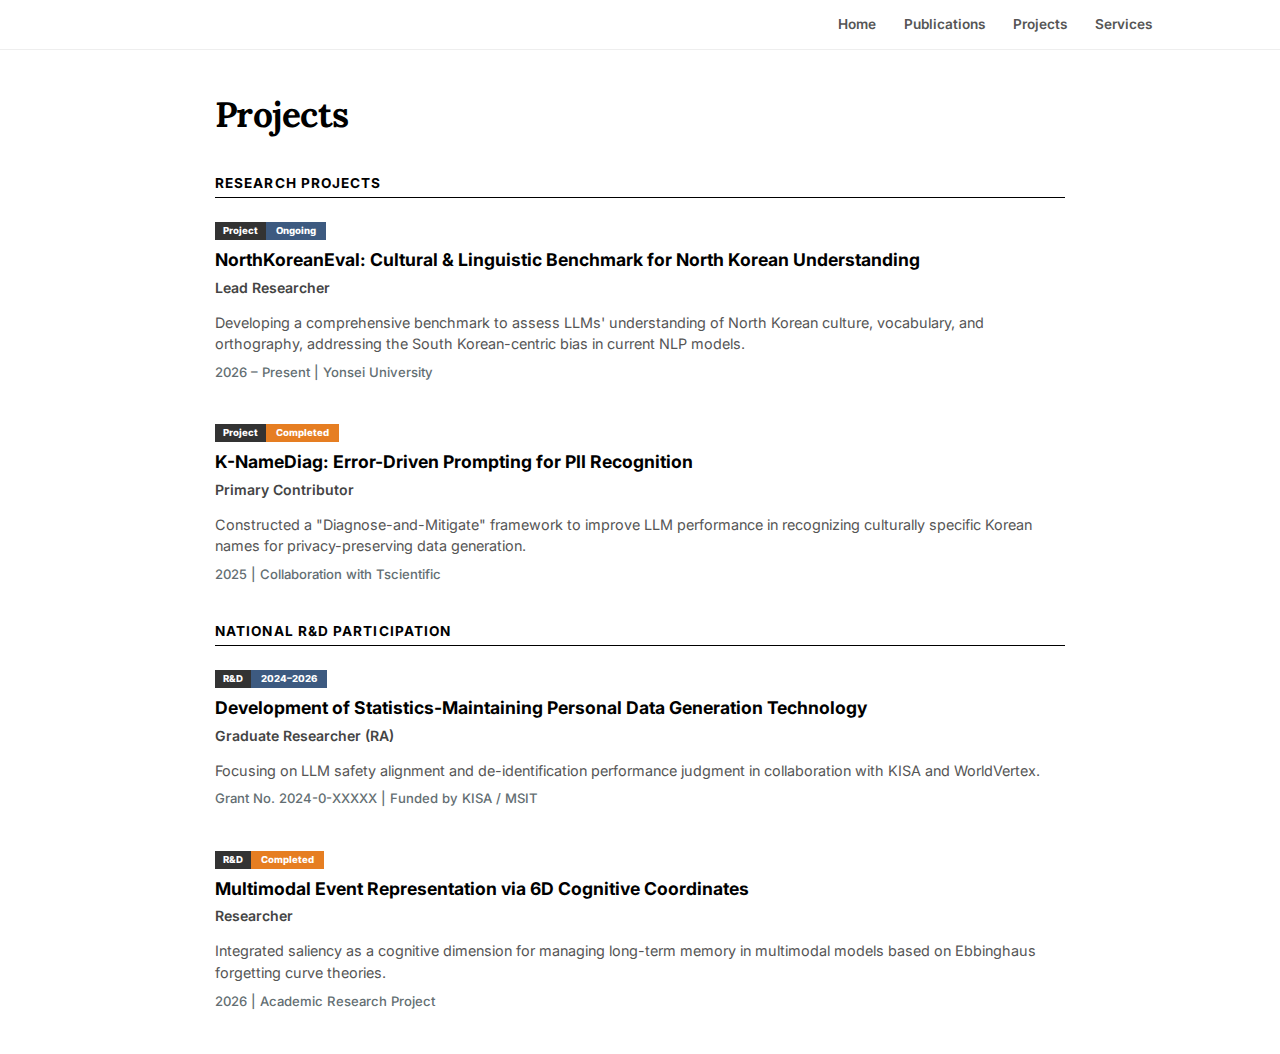
<file: projects/index.html>
<!DOCTYPE html>
<html lang="en">
<script src="/nav.js"></script>
<head>
    <meta charset="UTF-8">
    <meta name="viewport" content="width=device-width, initial-scale=1.0">
    <title>Projects | Xiaonan Wang</title>
    <link rel="stylesheet" href="https://cdnjs.cloudflare.com/ajax/libs/font-awesome/6.0.0/css/all.min.css">
    <link href="https://fonts.googleapis.com/css2?family=Inter:wght@400;600;700&family=Lora:wght@700&display=swap" rel="stylesheet">
    <style>
        :root {
            --tag-dark: #333;
            --color-ongoing: #3d5a80;   /* 进行中：深蓝色 */
            --color-accent: #e67e22;    /* 已完成：统一的橙色 */
            --text-main: #1d1d1f;
            --text-muted: #636e72;
        }

        body { 
            font-family: 'Inter', -apple-system, sans-serif; 
            margin: 0; line-height: 1.4; color: var(--text-main); background-color: #fff;
            -webkit-font-smoothing: antialiased;
        }

        /* 导航栏：路径已处理为返回上级目录 */
        nav { 
            display: flex; justify-content: flex-end; padding: 15px 10%; 
            border-bottom: 1px solid #eee; background: #fff; position: sticky; top: 0; z-index: 100;
        }
        nav a { margin-left: 28px; text-decoration: none; color: #555; font-weight: 600; font-size: 0.85rem; }
        nav a:hover { color: var(--color-ongoing); }

        .container { max-width: 850px; margin: 40px auto; padding: 0 30px; }

        /* Nature 风格大标题 */
        h1 { 
            font-family: 'Lora', serif;
            font-size: 2.2rem; 
            font-weight: 700; 
            margin-bottom: 35px; 
            color: #000; 
            letter-spacing: -0.02em;
        }

        /* 章节分割线 */
        .section-title { 
            font-family: 'Inter', sans-serif;
            font-size: 0.85rem; 
            margin: 35px 0 15px; 
            border-bottom: 1.5px solid #000; 
            padding-bottom: 4px; 
            font-weight: 700; 
            color: #000;
            text-transform: uppercase;
            letter-spacing: 0.08em;
        }

        /* 项目条目布局 */
        .project-row { margin-bottom: 30px; padding: 4px 0; }

        /* 直角拼接标签：与 Publications 页面一致 */
        .split-tag {
            display: inline-flex; overflow: hidden; font-size: 0.6rem; font-weight: 800; 
            margin-bottom: 8px; border-radius: 0px; height: 18px; align-items: center;
        }
        .tag-l { background: var(--tag-dark); color: #fff; padding: 0 8px; height: 100%; display: flex; align-items: center; }
        .tag-r { color: #fff; padding: 0 10px; height: 100%; display: flex; align-items: center; }
        
        .bg-ongoing { background: var(--color-ongoing); }
        .bg-accent { background: var(--color-accent); }

        /* 项目内容排版 */
        .project-name { font-size: 1.1rem; font-weight: 700; color: #000; margin-bottom: 5px; display: block; }
        .project-role { font-size: 0.88rem; color: #444; font-weight: 600; margin-bottom: 4px; display: block; }
        .project-desc { font-size: 0.9rem; color: #555; margin-bottom: 8px; line-height: 1.5; }
        .project-meta { font-size: 0.82rem; color: var(--text-muted); font-weight: 500; display: block; }

        /* 简单的交互反馈 */
        .project-row:hover .project-name { color: var(--color-ongoing); }
    </style>
</head>
<body>

    <nav></nav>

    <div class="container">
        <h1>Projects</h1>

        <div class="section-title">Research Projects</div>

        <div class="project-row">
            <div class="split-tag"><span class="tag-l">Project</span><span class="tag-r bg-ongoing">Ongoing</span></div>
            <span class="project-name">NorthKoreanEval: Cultural & Linguistic Benchmark for North Korean Understanding</span>
            <span class="project-role">Lead Researcher</span>
            <p class="project-desc">Developing a comprehensive benchmark to assess LLMs' understanding of North Korean culture, vocabulary, and orthography, addressing the South Korean-centric bias in current NLP models.</p>
            <span class="project-meta">2026 – Present | Yonsei University</span>
        </div>

        <div class="project-row">
            <div class="split-tag"><span class="tag-l">Project</span><span class="tag-r bg-accent">Completed</span></div>
            <span class="project-name">K-NameDiag: Error-Driven Prompting for PII Recognition</span>
            <span class="project-role">Primary Contributor</span>
            <p class="project-desc">Constructed a "Diagnose-and-Mitigate" framework to improve LLM performance in recognizing culturally specific Korean names for privacy-preserving data generation.</p>
            <span class="project-meta">2025 | Collaboration with Tscientific</span>
        </div>

        <div class="section-title">National R&D Participation</div>

        <div class="project-row">
            <div class="split-tag"><span class="tag-l">R&D</span><span class="tag-r bg-ongoing">2024–2026</span></div>
            <span class="project-name">Development of Statistics-Maintaining Personal Data Generation Technology</span>
            <span class="project-role">Graduate Researcher (RA)</span>
            <p class="project-desc">Focusing on LLM safety alignment and de-identification performance judgment in collaboration with KISA and WorldVertex.</p>
            <span class="project-meta">Grant No. 2024-0-XXXXX | Funded by KISA / MSIT</span>
        </div>

        <div class="project-row">
            <div class="split-tag"><span class="tag-l">R&D</span><span class="tag-r bg-accent">Completed</span></div>
            <span class="project-name">Multimodal Event Representation via 6D Cognitive Coordinates</span>
            <span class="project-role">Researcher</span>
            <p class="project-desc">Integrated saliency as a cognitive dimension for managing long-term memory in multimodal models based on Ebbinghaus forgetting curve theories.</p>
            <span class="project-meta">2026 | Academic Research Project</span>
        </div>

    </div>

</body>
</html>
</file>
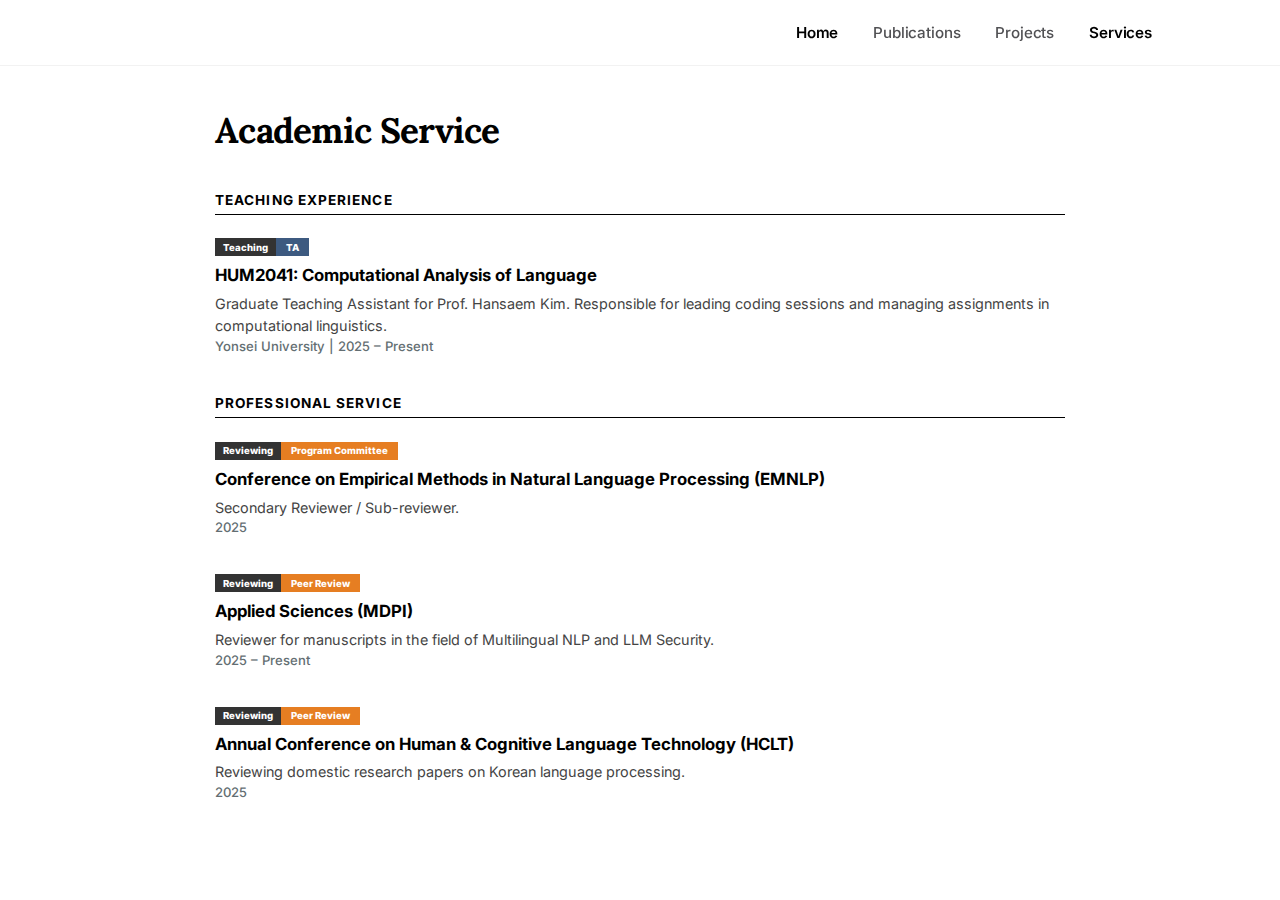
<file: services/index.html>
<!DOCTYPE html>
<html lang="en">
<script src="/nav.js"></script>
<head>
    <meta charset="UTF-8">
    <meta name="viewport" content="width=device-width, initial-scale=1.0">
    <title>Services | Xiaonan Wang</title>
    <link rel="stylesheet" href="https://cdnjs.cloudflare.com/ajax/libs/font-awesome/6.0.0/css/all.min.css">
    <link href="https://fonts.googleapis.com/css2?family=Inter:wght@400;600;700&family=Lora:wght@700&display=swap" rel="stylesheet">
    <style>
        :root {
            --tag-dark: #333;
            --color-teaching: #3d5a80; /* 深蓝色代表教学 */
            --color-reviewing: #e67e22; /* 橙色代表审稿/服务 */
            --text-main: #1d1d1f;
            --text-muted: #636e72;
        }

        body { 
            font-family: 'Inter', -apple-system, sans-serif; 
            margin: 0; line-height: 1.4; color: var(--text-main); background-color: #fff;
            -webkit-font-smoothing: antialiased;
        }

nav {
    display: flex;
    justify-content: flex-end;
    padding: 22px 10%;
    background-color: rgba(255, 255, 255, 0.9); 
    backdrop-filter: blur(12px);
    -webkit-backdrop-filter: blur(12px);
    border-bottom: 1px solid #f2f2f2;
    position: sticky;
    top: 0;
    z-index: 1000;
}

nav a {
    margin-left: 35px;
    text-decoration: none;
    color: #515154; /* 稍深的灰色，更有力量感 */
    font-family: 'Inter', -apple-system, system-ui, sans-serif; /* 扎实的现代字体 */
    font-weight: 500;
    font-size: 0.95rem; /* 字号略微调大，更显稳重 */
    letter-spacing: -0.01em; /* 稍微紧凑一点，拒绝网红散漫感 */
    text-transform: none; /* 关键：取消全大写，使用正常大小写 */
    transition: all 0.2s ease;
}

nav a:hover, nav a.active {
    color: #000; /* 选中变黑 */
    font-weight: 600; /* 选中时加粗 */
}


        .container { max-width: 850px; margin: 40px auto; padding: 0 30px; }

        h1 { 
            font-family: 'Lora', serif;
            font-size: 2.2rem; 
            font-weight: 700; 
            margin-bottom: 35px; 
            color: #000; 
            letter-spacing: -0.02em;
        }

        .section-title { 
            font-family: 'Inter', sans-serif;
            font-size: 0.85rem; 
            margin: 35px 0 15px; 
            border-bottom: 1.5px solid #000; 
            padding-bottom: 4px; 
            font-weight: 700; 
            color: #000;
            text-transform: uppercase;
            letter-spacing: 0.08em;
        }

        .service-row { margin-bottom: 25px; padding: 4px 0; }

        .split-tag {
            display: inline-flex; overflow: hidden; font-size: 0.6rem; font-weight: 800; 
            margin-bottom: 8px; border-radius: 0px; height: 18px; align-items: center;
        }
        .tag-l { background: var(--tag-dark); color: #fff; padding: 0 8px; height: 100%; display: flex; align-items: center; }
        .tag-r { color: #fff; padding: 0 10px; height: 100%; display: flex; align-items: center; }
        .bg-teaching { background: var(--color-teaching); }
        .bg-reviewing { background: var(--color-reviewing); }

        .service-name { font-size: 1.05rem; font-weight: 700; color: #000; margin-bottom: 4px; display: block; }
        .service-desc { font-size: 0.9rem; color: #444; margin-bottom: 2px; line-height: 1.5; }
        .service-meta { font-size: 0.82rem; color: var(--text-muted); font-weight: 500; display: block; }
    </style>
</head>
<body>

    <nav></nav>

    <div class="container">
        <h1>Academic Service</h1>

        <div class="section-title">Teaching Experience</div>

        <div class="service-row">
            <div class="split-tag"><span class="tag-l">Teaching</span><span class="tag-r bg-teaching">TA</span></div>
            <span class="service-name">HUM2041: Computational Analysis of Language</span>
            <span class="service-desc">Graduate Teaching Assistant for Prof. Hansaem Kim. Responsible for leading coding sessions and managing assignments in computational linguistics.</span>
            <span class="service-meta">Yonsei University | 2025 – Present</span>
        </div>

        <div class="section-title">Professional Service</div>

        <div class="service-row">
            <div class="split-tag"><span class="tag-l">Reviewing</span><span class="tag-r bg-reviewing">Program Committee</span></div>
            <span class="service-name">Conference on Empirical Methods in Natural Language Processing (EMNLP)</span>
            <span class="service-desc">Secondary Reviewer / Sub-reviewer.</span>
            <span class="service-meta">2025</span>
        </div>

        <div class="service-row">
            <div class="split-tag"><span class="tag-l">Reviewing</span><span class="tag-r bg-reviewing">Peer Review</span></div>
            <span class="service-name">Applied Sciences (MDPI)</span>
            <span class="service-desc">Reviewer for manuscripts in the field of Multilingual NLP and LLM Security.</span>
            <span class="service-meta">2025 – Present</span>
        </div>

        <div class="service-row">
            <div class="split-tag"><span class="tag-l">Reviewing</span><span class="tag-r bg-reviewing">Peer Review</span></div>
            <span class="service-name">Annual Conference on Human & Cognitive Language Technology (HCLT)</span>
            <span class="service-desc">Reviewing domestic research papers on Korean language processing.</span>
            <span class="service-meta">2025</span>
        </div>

    </div>

</body>
</html>
</file>
